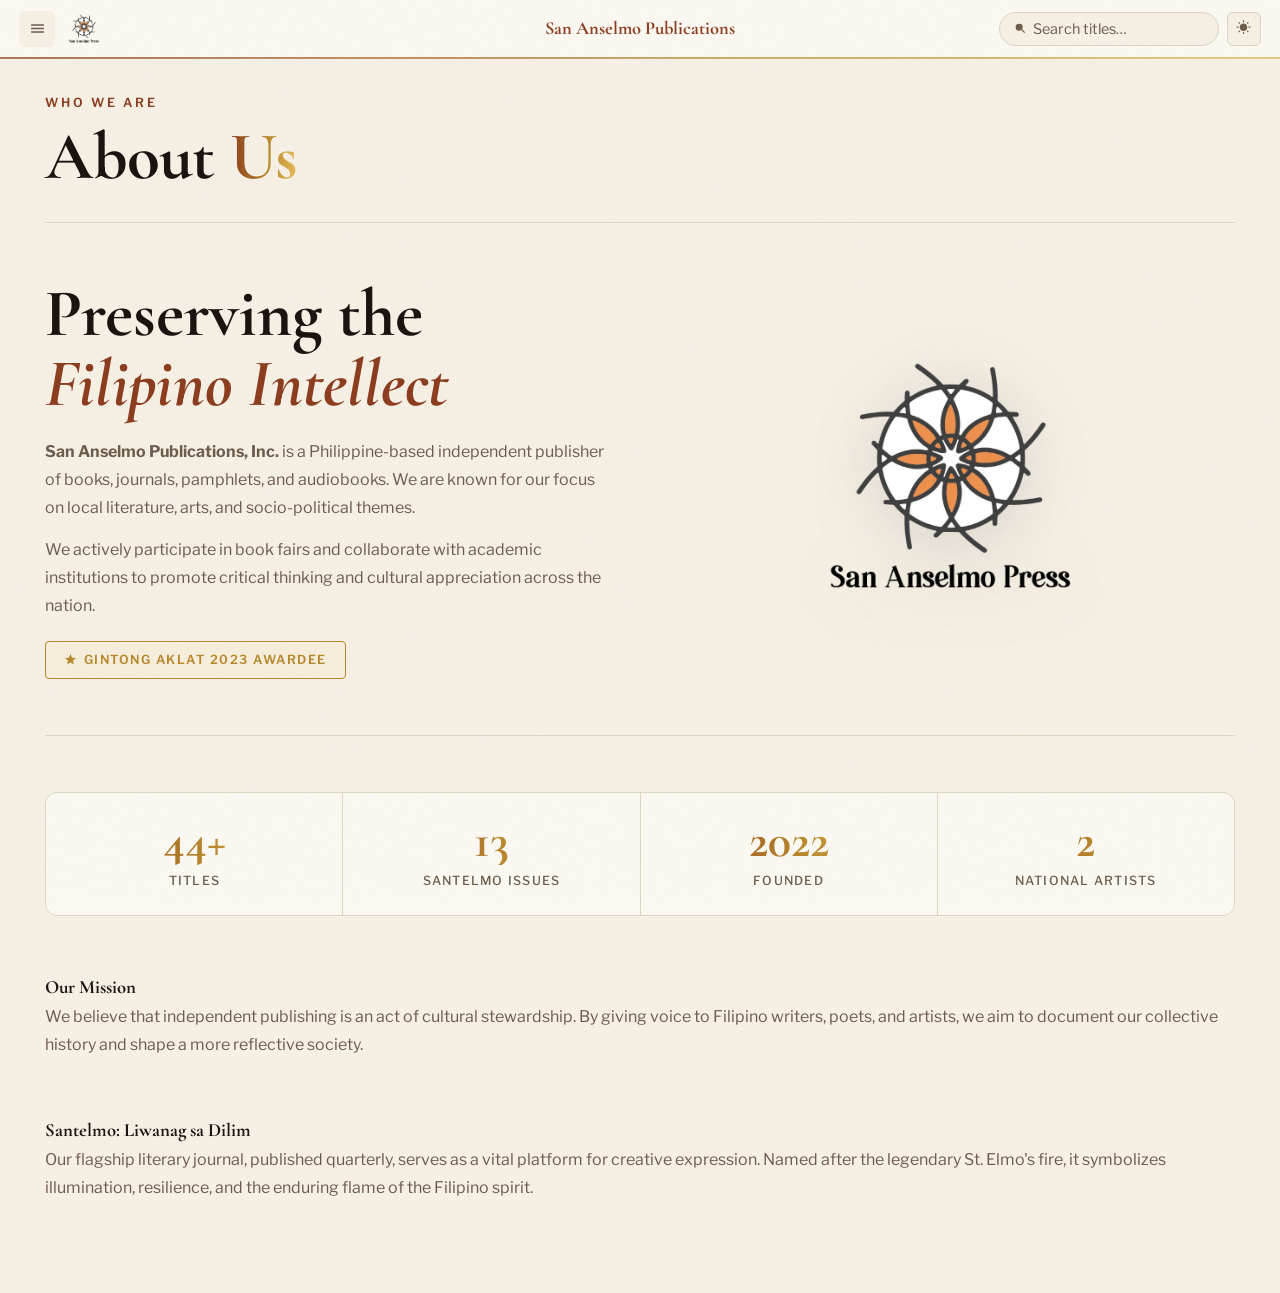
<file: about.html>
<!DOCTYPE html>
<html lang="en">
<head>
  <meta charset="UTF-8">
  <meta name="viewport" content="width=device-width, initial-scale=1.0, maximum-scale=5.0">
  <meta name="description" content="Learn about San Anselmo Publications, Inc. — an independent Filipino publishing house preserving the Filipino intellect through literature.">
  <title>About Us — San Anselmo Publications, Inc.</title>
  <link rel="preconnect" href="https://fonts.googleapis.com">
  <link rel="preconnect" href="https://fonts.gstatic.com" crossorigin>
  <link href="https://fonts.googleapis.com/css2?family=Cormorant+Garamond:ital,wght@0,400;0,500;0,600;0,700;1,400;1,600&family=Libre+Franklin:ital,wght@0,300;0,400;0,500;0,600;1,300;1,400&display=swap" rel="stylesheet">
  <link rel="stylesheet" href="css/styles.css">
</head>
<body>
  <div id="navContainer"></div>
  <div class="page-body">
    <main class="main-content" id="mainContent" role="main">
      <section class="content-section active" aria-label="About San Anselmo Publications">
        <div class="section-inner">
          <header class="page-header">
            <div class="page-eyebrow">Who We Are</div>
            <h1 class="page-title">About <span class="accent">Us</span></h1>
          </header>
          <div class="about-masthead">
            <div class="about-masthead-text">
              <h2>Preserving the <em>Filipino Intellect</em></h2>
              <p><strong>San Anselmo Publications, Inc.</strong> is a Philippine-based independent publisher of books, journals, pamphlets, and audiobooks. We are known for our focus on local literature, arts, and socio-political themes.</p>
              <p>We actively participate in book fairs and collaborate with academic institutions to promote critical thinking and cultural appreciation across the nation.</p>
              <div class="about-award">
                <svg width="13" height="13" viewBox="0 0 24 24" fill="currentColor"><path d="M12 17.27L18.18 21l-1.64-7.03L22 9.24l-7.19-.61L12 2 9.19 8.63 2 9.24l5.46 4.73L5.82 21z"/></svg>
                Gintong Aklat 2023 Awardee
              </div>
            </div>
            <div class="about-masthead-logo">
              <img src="images/San Anselmo Press logo.webp" class="about-logo-img" alt="San Anselmo Publications Logo" loading="lazy" decoding="async" onerror="this.style.display='none';this.nextElementSibling.style.display='flex'">
              <div class="logo-fallback-lg" style="display:none" aria-hidden="true">S</div>
            </div>
          </div>
          <div class="stats-row">
            <div class="stat-item"><div class="stat-num">44+</div><div class="stat-lbl">Titles</div></div>
            <div class="stat-item"><div class="stat-num">13</div><div class="stat-lbl">Santelmo Issues</div></div>
            <div class="stat-item"><div class="stat-num">2022</div><div class="stat-lbl">Founded</div></div>
            <div class="stat-item"><div class="stat-num">2</div><div class="stat-lbl">National Artists</div></div>
          </div>
          <div class="about-section">
            <h3>Our Mission</h3>
            <p>We believe that independent publishing is an act of cultural stewardship. By giving voice to Filipino writers, poets, and artists, we aim to document our collective history and shape a more reflective society.</p>
          </div>
          <div class="about-section">
            <h3>Santelmo: Liwanag sa Dilim</h3>
            <p>Our flagship literary journal, published quarterly, serves as a vital platform for creative expression. Named after the legendary St. Elmo's fire, it symbolizes illumination, resilience, and the enduring flame of the Filipino spirit.</p>
          </div>
        </div>
      </section>
    </main>
  </div>
  <div id="backToTopContainer"></div>
  <script src="data/fallback-data.js"></script>
  <script src="js/components.js"></script>
  <script>
    document.addEventListener('DOMContentLoaded', () => {
      injectNav('about');
      injectBackToTop();
      initTheme();
      initBurgerMenu();
      initScrollHandlers();
    });
  </script>
</body>
</html>
</file>
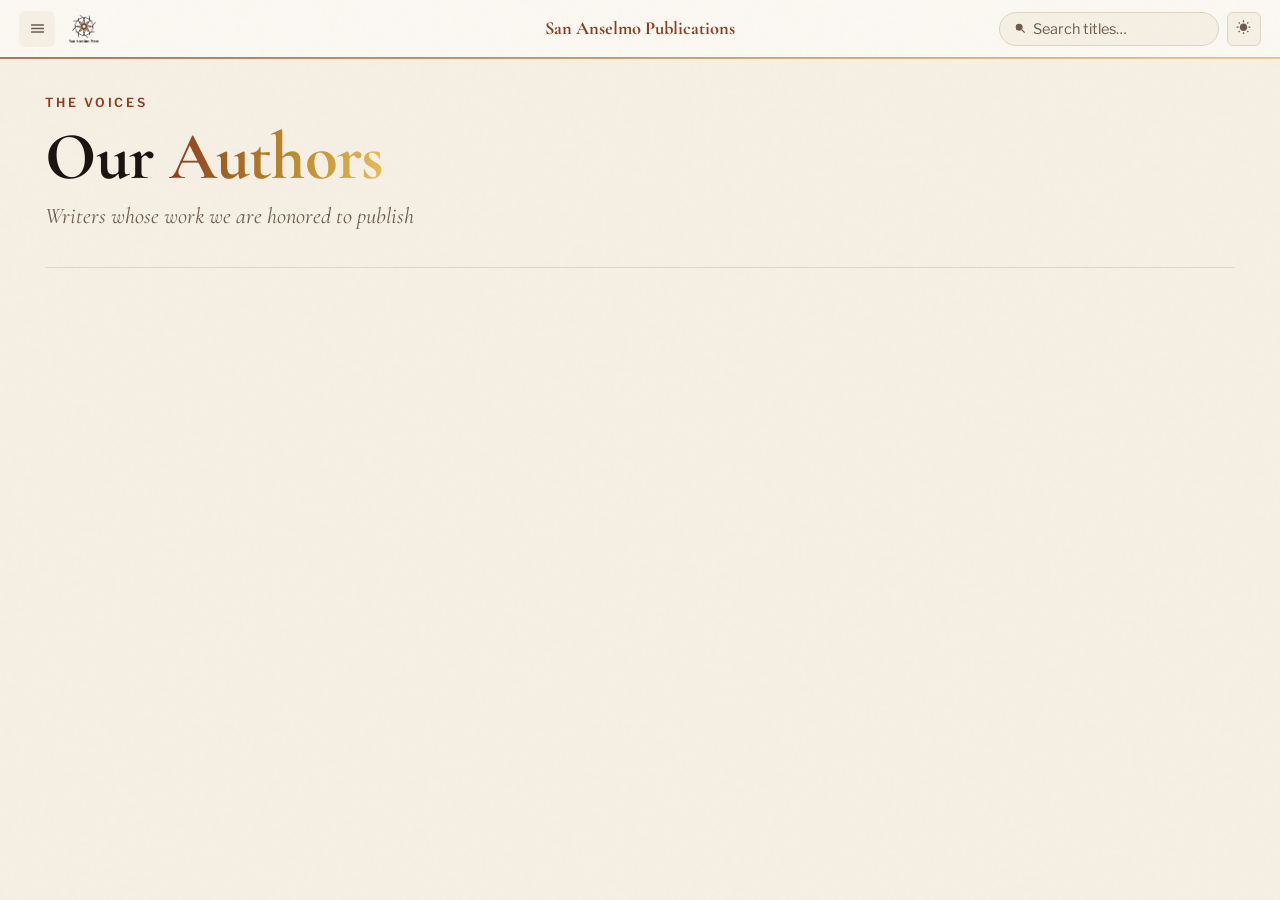
<file: authors.html>
<!DOCTYPE html>
<html lang="en">
<head>
  <meta charset="UTF-8">
  <meta name="viewport" content="width=device-width, initial-scale=1.0, maximum-scale=5.0">
  <meta name="description" content="Meet the writers whose work San Anselmo Publications is honored to publish.">
  <title>Authors — San Anselmo Publications, Inc.</title>
  <link rel="preconnect" href="https://fonts.googleapis.com">
  <link rel="preconnect" href="https://fonts.gstatic.com" crossorigin>
  <link href="https://fonts.googleapis.com/css2?family=Cormorant+Garamond:ital,wght@0,400;0,500;0,600;0,700;1,400;1,600&family=Libre+Franklin:ital,wght@0,300;0,400;0,500;0,600;1,300;1,400&display=swap" rel="stylesheet">
  <link rel="stylesheet" href="css/styles.css">
</head>
<body>
  <div id="navContainer"></div>
  <div class="page-body">
    <main class="main-content" id="mainContent" role="main">
      <section class="content-section active" aria-label="Authors">
        <div class="section-inner">
          <header class="page-header">
            <div class="page-eyebrow">The Voices</div>
            <h1 class="page-title">Our <span class="accent">Authors</span></h1>
            <p class="page-subtitle">Writers whose work we are honored to publish</p>
          </header>
          <div class="author-grid" id="authorGrid" role="list"></div>
        </div>
      </section>
    </main>
  </div>

  <!-- Author Modal -->
  <div class="modal-overlay" id="authorModal" role="dialog" aria-modal="true" aria-labelledby="amName">
    <article class="modal-card">
      <div class="modal-close"><button class="modal-close-btn" onclick="closeModal('authorModal')" aria-label="Close">×</button></div>
      <div class="modal-body">
        <div class="am-header">
          <div class="am-avatar" id="amAvatar" aria-hidden="true"></div>
          <div><div class="am-name" id="amName"></div><div class="am-bio" id="amBio"></div></div>
        </div>
        <div class="det-meta-label" style="margin-bottom:.7rem;letter-spacing:.12em">Publications</div>
        <div class="am-books" id="amBooks" role="list"></div>
      </div>
    </article>
  </div>

  <div id="backToTopContainer"></div>
  <script src="data/fallback-data.js"></script>
  <script src="js/sheets-cms.js"></script>
  <script src="js/components.js"></script>
  <script src="js/authors.js"></script>
</body>
</html>
</file>
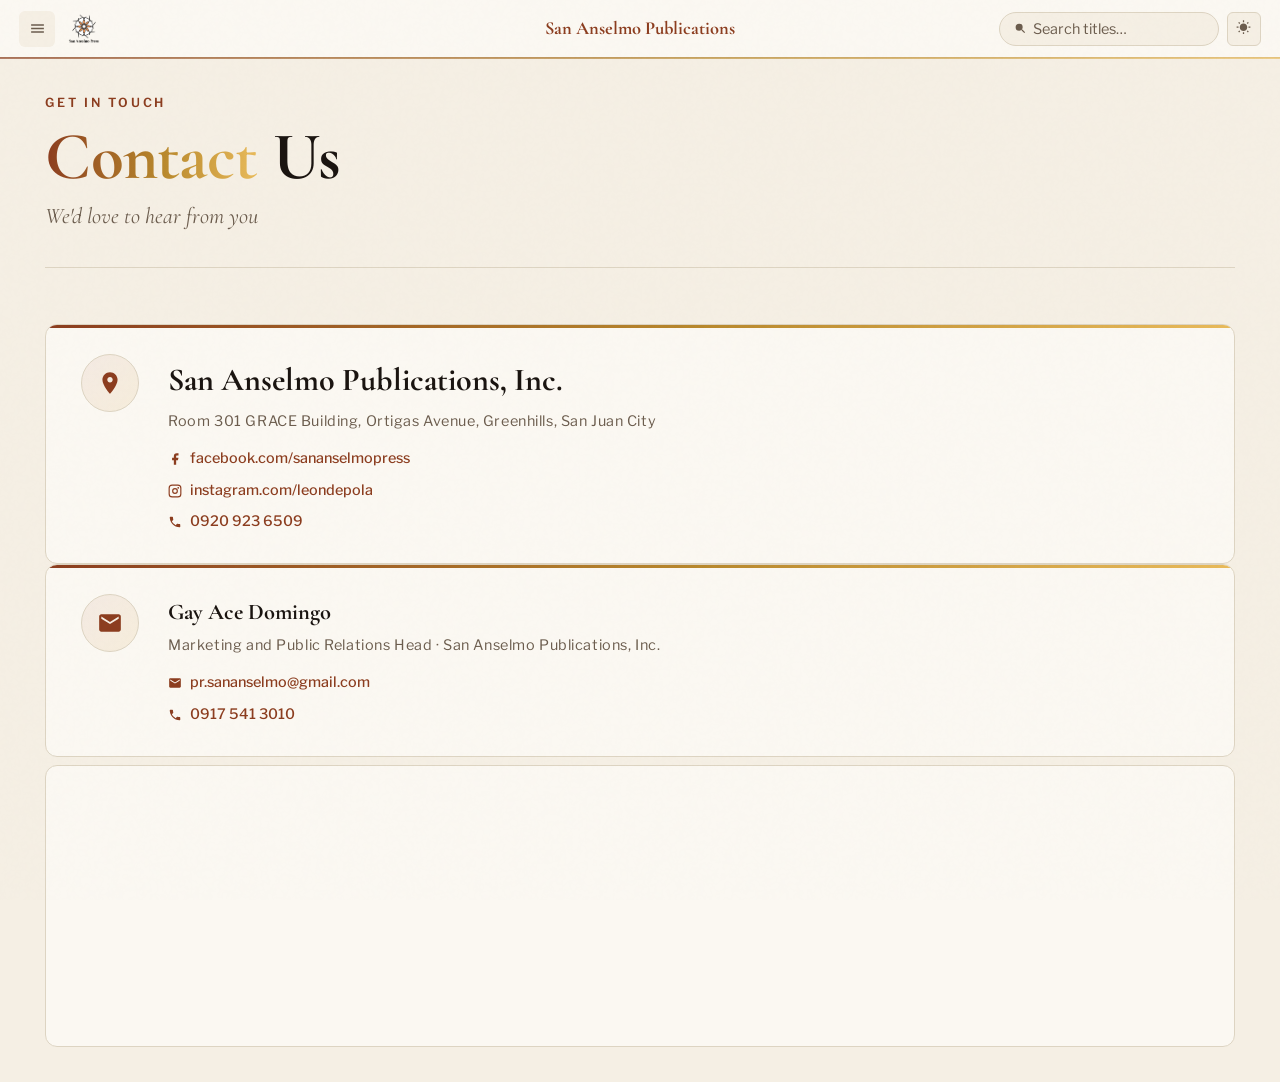
<file: contact.html>
<!DOCTYPE html>
<html lang="en">
<head>
  <meta charset="UTF-8">
  <meta name="viewport" content="width=device-width, initial-scale=1.0, maximum-scale=5.0">
  <meta name="description" content="Get in touch with San Anselmo Publications, Inc. Office address, social media, phone, and map.">
  <title>Contact Us — San Anselmo Publications, Inc.</title>
  <link rel="preconnect" href="https://fonts.googleapis.com">
  <link rel="preconnect" href="https://fonts.gstatic.com" crossorigin>
  <link href="https://fonts.googleapis.com/css2?family=Cormorant+Garamond:ital,wght@0,400;0,500;0,600;0,700;1,400;1,600&family=Libre+Franklin:ital,wght@0,300;0,400;0,500;0,600;1,300;1,400&display=swap" rel="stylesheet">
  <link rel="stylesheet" href="css/styles.css">
</head>
<body>
  <div id="navContainer"></div>
  <div class="page-body">
    <main class="main-content" id="mainContent" role="main">
      <section class="content-section active" aria-label="Contact Information">
        <div class="section-inner">
          <header class="page-header">
            <div class="page-eyebrow">Get in Touch</div>
            <h1 class="page-title"><span class="accent">Contact</span> Us</h1>
            <p class="page-subtitle">We'd love to hear from you</p>
          </header>
          <div class="contacts-full">
            <div class="contacts-main">
              <div class="contact-card">
                <div class="contact-icon-wrap" aria-hidden="true">
                  <svg viewBox="0 0 24 24"><path d="M12 2C8.13 2 5 5.13 5 9c0 5.25 7 13 7 13s7-7.75 7-13c0-3.87-3.13-7-7-7zm0 9.5c-1.38 0-2.5-1.12-2.5-2.5s1.12-2.5 2.5-2.5 2.5 1.12 2.5 2.5-1.12 2.5-2.5 2.5z"/></svg>
                </div>
                <div>
                  <div class="contact-name">San Anselmo Publications, Inc.</div>
                  <div class="contact-role">Room 301 GRACE Building, Ortigas Avenue, Greenhills, San Juan City</div>
                  <div class="contact-links">
                    <a href="https://www.facebook.com/sananselmopress" target="_blank" rel="noopener" class="contact-link">
                      <svg viewBox="0 0 24 24"><path d="M18 2h-3a5 5 0 00-5 5v3H7v4h3v8h4v-8h3l1-4h-4V7a1 1 0 011-1h3z"/></svg>
                      facebook.com/sananselmopress
                    </a>
                    <a href="https://www.instagram.com/leondepola/" target="_blank" rel="noopener" class="contact-link">
                      <svg viewBox="0 0 24 24"><rect x="2" y="2" width="20" height="20" rx="5" ry="5" fill="none" stroke="currentColor" stroke-width="2"/><circle cx="12" cy="12" r="4" fill="none" stroke="currentColor" stroke-width="2"/><circle cx="17.5" cy="6.5" r="1.5"/></svg>
                      instagram.com/leondepola
                    </a>
                    <a href="tel:+639209236509" class="contact-link">
                      <svg viewBox="0 0 24 24"><path d="M6.62 10.79c1.44 2.83 3.76 5.14 6.59 6.59l2.2-2.2c.27-.27.67-.36 1.02-.24 1.12.37 2.33.57 3.57.57.55 0 1 .45 1 1V20c0 .55-.45 1-1 1-9.39 0-17-7.61-17-17 0-.55.45-1 1-1h3.5c.55 0 1 .45 1 1 0 1.25.2 2.45.57 3.57.11.35.03.74-.25 1.02l-2.2 2.2z"/></svg>
                      0920 923 6509
                    </a>
                  </div>
                </div>
              </div>
              <div class="contact-card">
                <div class="contact-icon-wrap" aria-hidden="true">
                  <svg viewBox="0 0 24 24"><path d="M20 4H4c-1.1 0-2 .9-2 2v12c0 1.1.9 2 2 2h16c1.1 0 2-.9 2-2V6c0-1.1-.9-2-2-2zm0 4l-8 5-8-5V6l8 5 8-5v2z"/></svg>
                </div>
                <div>
                  <div class="contact-name" style="font-size:var(--fs-lg)">Gay Ace Domingo</div>
                  <div class="contact-role">Marketing and Public Relations Head · San Anselmo Publications, Inc.</div>
                  <div class="contact-links">
                    <a href="mailto:pr.sananselmo@gmail.com" class="contact-link"><svg viewBox="0 0 24 24"><path d="M20 4H4c-1.1 0-2 .9-2 2v12c0 1.1.9 2 2 2h16c1.1 0 2-.9 2-2V6c0-1.1-.9-2-2-2zm0 4l-8 5-8-5V6l8 5 8-5v2z"/></svg>pr.sananselmo@gmail.com</a>
                    <a href="tel:+639175413010" class="contact-link">
                      <svg viewBox="0 0 24 24"><path d="M6.62 10.79c1.44 2.83 3.76 5.14 6.59 6.59l2.2-2.2c.27-.27.67-.36 1.02-.24 1.12.37 2.33.57 3.57.57.55 0 1 .45 1 1V20c0 .55-.45 1-1 1-9.39 0-17-7.61-17-17 0-.55.45-1 1-1h3.5c.55 0 1 .45 1 1 0 1.25.2 2.45.57 3.57.11.35.03.74-.25 1.02l-2.2 2.2z"/></svg>
                      0917 541 3010
                    </a>
                  </div>
                </div>
              </div>
              <div class="contacts-map-wrap">
                <!-- Map iframe lazy-loaded via IntersectionObserver -->
                <iframe data-src="https://www.google.com/maps/embed?pb=!1m18!1m12!1m3!1d3861.092!2d121.0489!3d14.5986!2m3!1f0!2f0!3f0!3m2!1i1024!2i768!4f13.1!3m3!1m2!1s0x3397c91e37cb6ea3%3A0x14e74b86c2e9d6f8!2sGrace%20Building%2C%20Ortigas%20Ave%2C%20San%20Juan%2C%20Metro%20Manila!5e0!3m2!1sen!2sph!4v1708000000000!5m2!1sen!2sph" height="280" allowfullscreen="" title="San Anselmo office location"></iframe>
              </div>
            </div>
          </div>
        </div>
      </section>
    </main>
  </div>
  <div id="backToTopContainer"></div>
  <script src="data/fallback-data.js"></script>
  <script src="js/components.js"></script>
  <script>
    'use strict';
    document.addEventListener('DOMContentLoaded', () => {
      injectNav('contact');
      injectBackToTop();
      initTheme();
      initBurgerMenu();
      initScrollHandlers();

      // IntersectionObserver for Google Maps iframe
      const mapFrame = document.querySelector('.contacts-map-wrap iframe[data-src]');
      if (mapFrame) {
        if ('IntersectionObserver' in window) {
          const obs = new IntersectionObserver(entries => {
            entries.forEach(entry => {
              if (entry.isIntersecting) {
                mapFrame.src = mapFrame.dataset.src;
                obs.disconnect();
              }
            });
          }, { rootMargin: '200px' });
          obs.observe(mapFrame);
        } else {
          mapFrame.src = mapFrame.dataset.src;
        }
      }
    });
  </script>
</body>
</html>
</file>
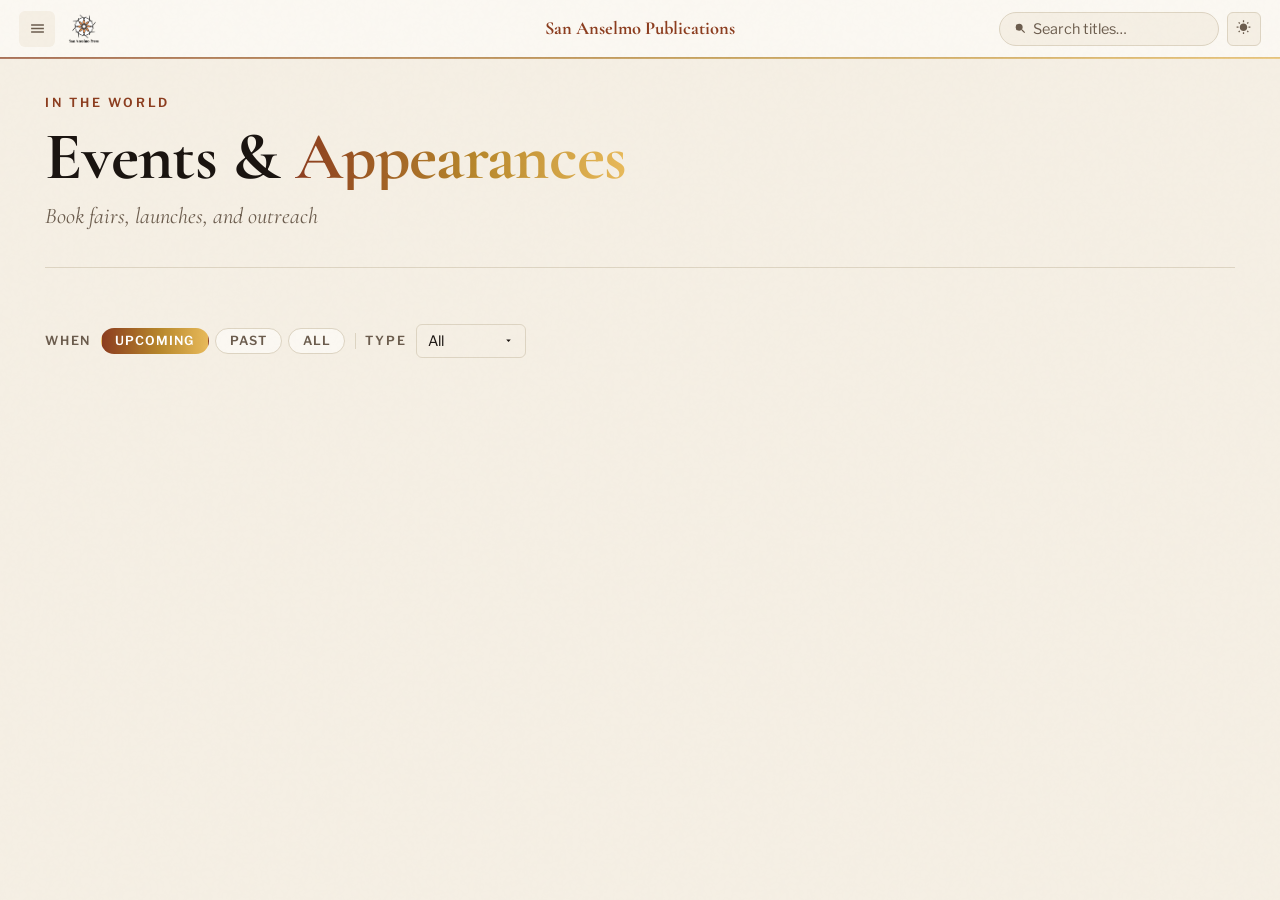
<file: events.html>
<!DOCTYPE html>
<html lang="en">
<head>
  <meta charset="UTF-8">
  <meta name="viewport" content="width=device-width, initial-scale=1.0, maximum-scale=5.0">
  <meta name="description" content="Upcoming and past events from San Anselmo Publications — book fairs, launches, signings, and outreach.">
  <title>Events — San Anselmo Publications, Inc.</title>
  <link rel="preconnect" href="https://fonts.googleapis.com">
  <link rel="preconnect" href="https://fonts.gstatic.com" crossorigin>
  <link href="https://fonts.googleapis.com/css2?family=Cormorant+Garamond:ital,wght@0,400;0,500;0,600;0,700;1,400;1,600&family=Libre+Franklin:ital,wght@0,300;0,400;0,500;0,600;1,300;1,400&display=swap" rel="stylesheet">
  <link rel="stylesheet" href="css/styles.css">
</head>
<body>
  <div id="navContainer"></div>
  <div class="page-body">
    <main class="main-content" id="mainContent" role="main">
      <section class="content-section active" aria-label="Events and Appearances">
        <div class="section-inner">
          <header class="page-header">
            <div class="page-eyebrow">In the World</div>
            <h1 class="page-title">Events &amp; <span class="accent">Appearances</span></h1>
            <p class="page-subtitle">Book fairs, launches, and outreach</p>
          </header>
          <div class="events-filter-row" role="group" aria-label="Event filters">
            <span class="events-filter-lbl">When</span>
            <button class="evt-filter-btn active" id="efUpcoming" onclick="setEventFilter('time','upcoming')">Upcoming</button>
            <button class="evt-filter-btn" id="efPast" onclick="setEventFilter('time','past')">Past</button>
            <button class="evt-filter-btn" id="efAll" onclick="setEventFilter('time','all')">All</button>
            <div class="events-divider" aria-hidden="true"></div>
            <span class="events-filter-lbl">Type</span>
            <div class="cs-wrap evt-type-wrap">
              <button class="cs-btn" id="evtTypeBtn" onclick="toggleEvtTypeOpts()" aria-expanded="false">
                <span id="evtTypeLabel">All</span>
                <svg width="11" height="11" viewBox="0 0 24 24" fill="currentColor"><path d="M7 10l5 5 5-5z"/></svg>
              </button>
              <div class="cs-opts" id="evtTypeOpts" role="listbox"></div>
            </div>
          </div>
          <div class="events-list" id="eventsList" role="list"></div>
        </div>
      </section>
    </main>
  </div>
  <div id="backToTopContainer"></div>
  <script src="data/fallback-data.js"></script>
  <script src="js/sheets-cms.js"></script>
  <script src="js/components.js"></script>
  <script src="js/events.js"></script>
</body>
</html>
</file>
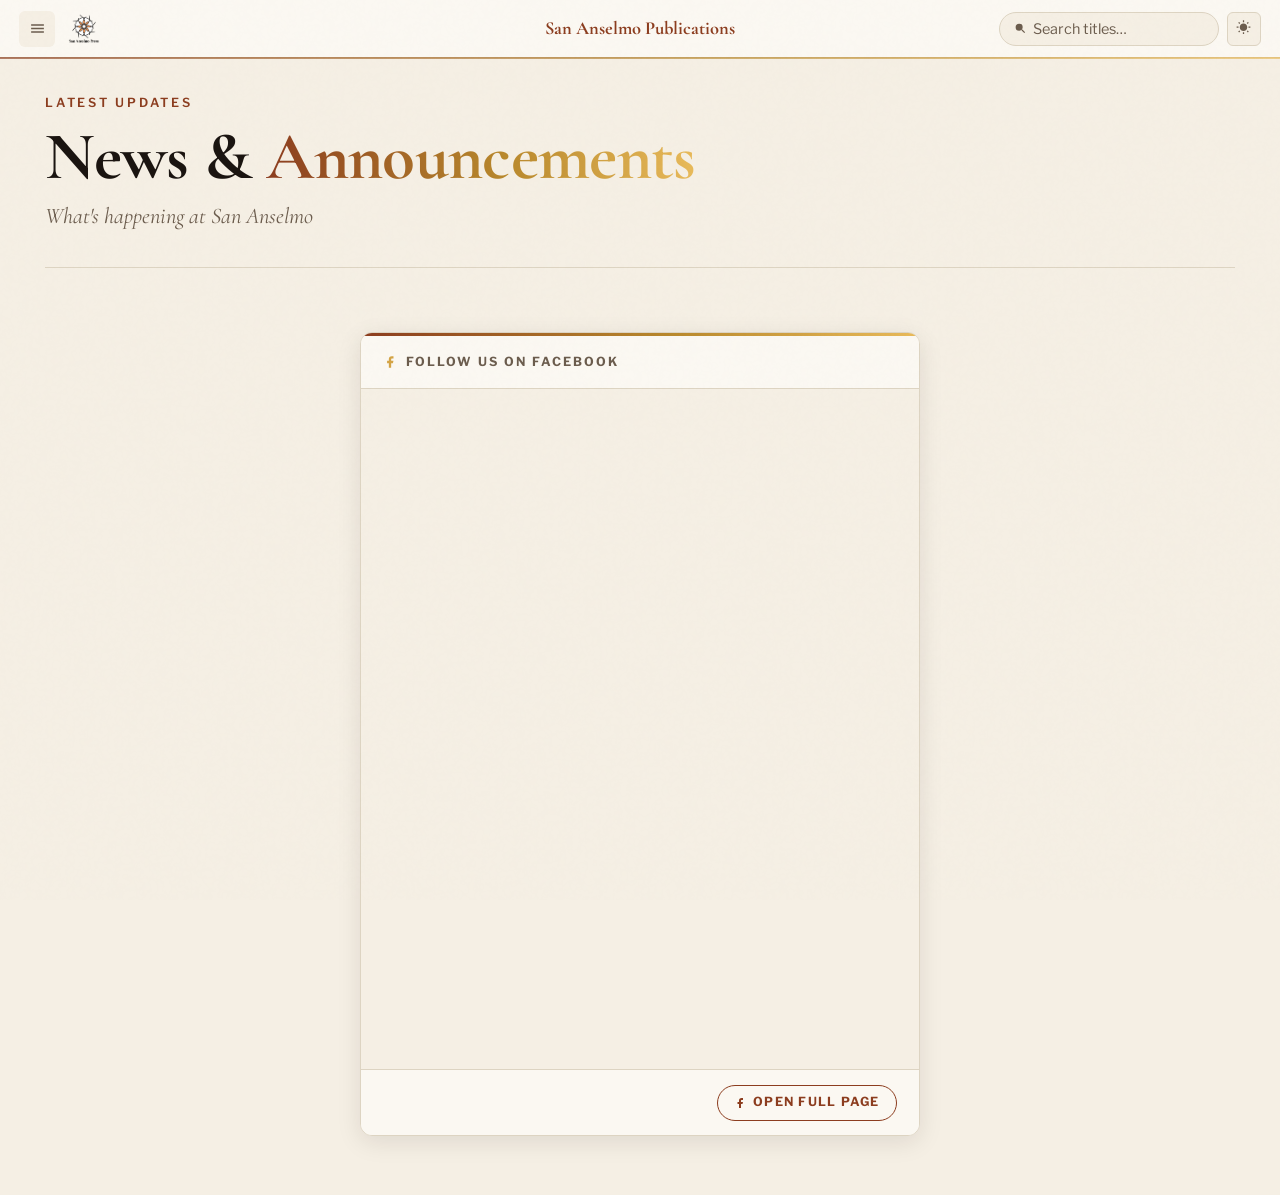
<file: news.html>
<!DOCTYPE html>
<html lang="en">
<head>
  <meta charset="UTF-8">
  <meta name="viewport" content="width=device-width, initial-scale=1.0, maximum-scale=5.0">
  <meta name="description" content="Latest news and announcements from San Anselmo Publications, Inc. Follow us on Facebook.">
  <title>News — San Anselmo Publications, Inc.</title>
  <link rel="preconnect" href="https://fonts.googleapis.com">
  <link rel="preconnect" href="https://fonts.gstatic.com" crossorigin>
  <link href="https://fonts.googleapis.com/css2?family=Cormorant+Garamond:ital,wght@0,400;0,500;0,600;0,700;1,400;1,600&family=Libre+Franklin:ital,wght@0,300;0,400;0,500;0,600;1,300;1,400&display=swap" rel="stylesheet">
  <link rel="stylesheet" href="css/styles.css">
</head>
<body>
  <div id="navContainer"></div>
  <div class="page-body">
    <main class="main-content" id="mainContent" role="main">
      <section class="content-section active" aria-label="News and Announcements">
        <div class="section-inner">
          <header class="page-header">
            <div class="page-eyebrow">Latest Updates</div>
            <h1 class="page-title">News &amp; <span class="accent">Announcements</span></h1>
            <p class="page-subtitle">What's happening at San Anselmo</p>
          </header>
          <div class="news-fb-hero">
            <div class="news-fb-hero-card" style="max-width:560px">
              <div class="news-fb-hero-label">
                <svg viewBox="0 0 24 24"><path d="M18 2h-3a5 5 0 00-5 5v3H7v4h3v8h4v-8h3l1-4h-4V7a1 1 0 011-1h3z"/></svg>
                Follow us on Facebook
              </div>
              <div class="news-fb-hero-frame">
                <!-- Facebook iframe: uses data-src + IntersectionObserver for zero initial load cost -->
                <iframe
                  id="fbEmbed"
                  data-src="https://www.facebook.com/plugins/page.php?href=https%3A%2F%2Fwww.facebook.com%2Fsananselmopress&tabs=timeline&width=500&height=680&small_header=false&adapt_container_width=true&hide_cover=false&show_facepile=true"
                  width="500" height="680"
                  style="border:none;overflow:hidden;display:block;width:100%;max-width:100%"
                  scrolling="no" frameborder="0"
                  allowfullscreen="true"
                  allow="autoplay; clipboard-write; encrypted-media; picture-in-picture; web-share"
                  title="San Anselmo Facebook Page"
                  loading="lazy">
                </iframe>
              </div>
              <div class="news-fb-hero-footer">
                <a href="https://www.facebook.com/sananselmopress" target="_blank" rel="noopener" class="news-fb-hero-cta">
                  <svg viewBox="0 0 24 24"><path d="M18 2h-3a5 5 0 00-5 5v3H7v4h3v8h4v-8h3l1-4h-4V7a1 1 0 011-1h3z"/></svg>
                  Open Full Page
                </a>
              </div>
            </div>
          </div>
        </div>
      </section>
    </main>
  </div>
  <div id="backToTopContainer"></div>
  <script src="data/fallback-data.js"></script>
  <script src="js/components.js"></script>
  <script>
    'use strict';
    document.addEventListener('DOMContentLoaded', () => {
      injectNav('news');
      injectBackToTop();
      initTheme();
      initBurgerMenu();
      initScrollHandlers();

      /* ── IntersectionObserver for Facebook iframe ──
         The iframe MUST NOT load, fetch data, or execute scripts
         until the user scrolls it into the viewport.
         Protects Core Web Vitals and guarantees instant page load. */
      const fbFrame = document.getElementById('fbEmbed');
      if (fbFrame && fbFrame.dataset.src) {
        if ('IntersectionObserver' in window) {
          const observer = new IntersectionObserver((entries) => {
            entries.forEach(entry => {
              if (entry.isIntersecting) {
                fbFrame.src = fbFrame.dataset.src;
                observer.disconnect();
              }
            });
          }, { rootMargin: '200px' });
          observer.observe(fbFrame);
        } else {
          fbFrame.src = fbFrame.dataset.src;
        }
      }
    });
  </script>
</body>
</html>
</file>
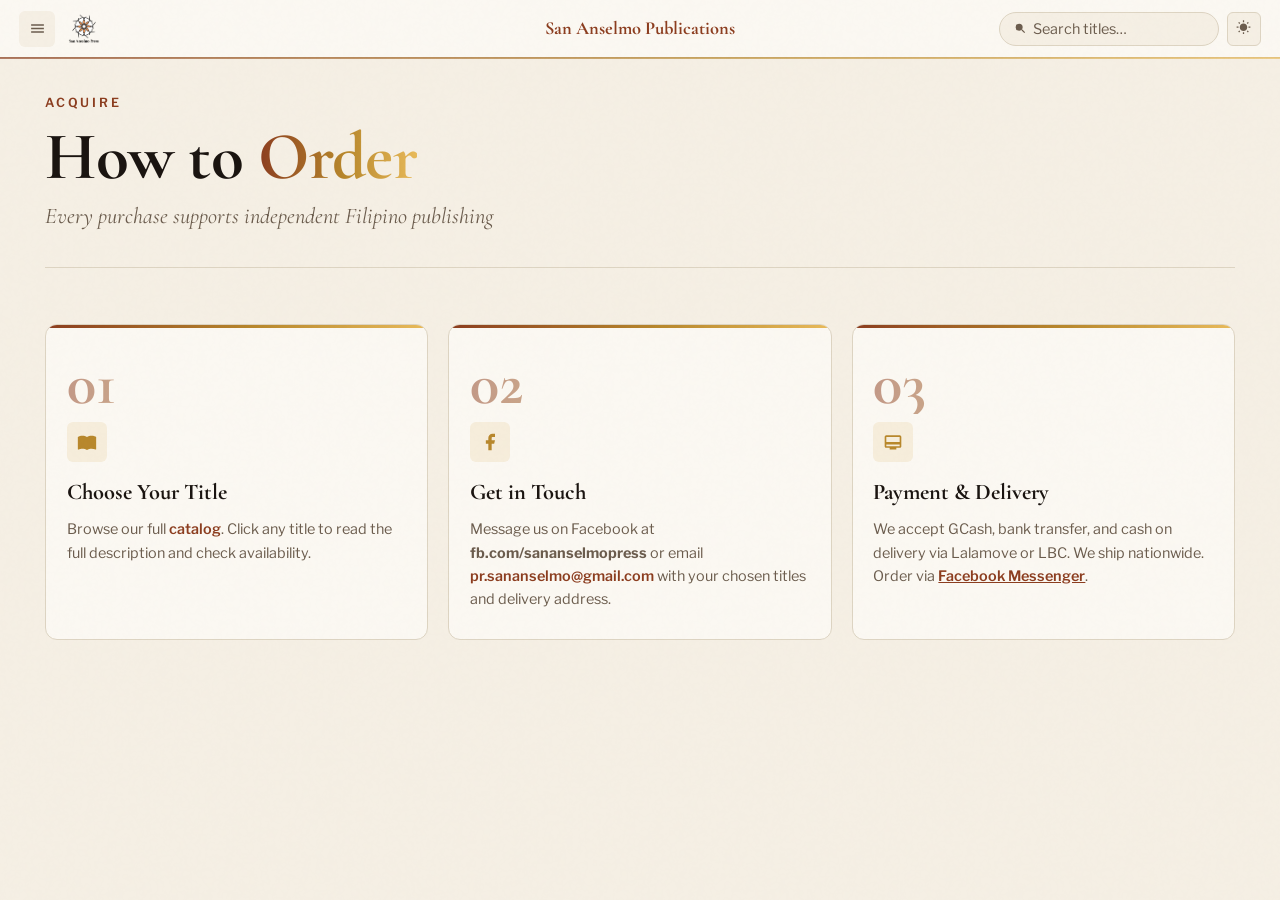
<file: order.html>
<!DOCTYPE html>
<html lang="en">
<head>
  <meta charset="UTF-8">
  <meta name="viewport" content="width=device-width, initial-scale=1.0, maximum-scale=5.0">
  <meta name="description" content="How to order books from San Anselmo Publications. GCash, bank transfer, and cash on delivery. Nationwide delivery.">
  <title>How to Order — San Anselmo Publications, Inc.</title>
  <link rel="preconnect" href="https://fonts.googleapis.com">
  <link rel="preconnect" href="https://fonts.gstatic.com" crossorigin>
  <link href="https://fonts.googleapis.com/css2?family=Cormorant+Garamond:ital,wght@0,400;0,500;0,600;0,700;1,400;1,600&family=Libre+Franklin:ital,wght@0,300;0,400;0,500;0,600;1,300;1,400&display=swap" rel="stylesheet">
  <link rel="stylesheet" href="css/styles.css">
</head>
<body>
  <div id="navContainer"></div>
  <div class="page-body">
    <main class="main-content" id="mainContent" role="main">
      <section class="content-section active" aria-label="How to Order">
        <div class="section-inner">
          <header class="page-header">
            <div class="page-eyebrow">Acquire</div>
            <h1 class="page-title">How to <span class="accent">Order</span></h1>
            <p class="page-subtitle">Every purchase supports independent Filipino publishing</p>
          </header>
          <div class="order-steps" role="list">
            <div class="order-step" role="listitem">
              <div class="step-num">01</div>
              <div class="step-icon-wrap"><svg viewBox="0 0 24 24"><path d="M21 5c-1.11-.35-2.33-.5-3.5-.5-1.95 0-4.05.4-5.5 1.5-1.45-1.1-3.55-1.5-5.5-1.5S2.45 4.9 1 6v14.65c0 .25.25.5.5.5.1 0 .15-.05.25-.05C3.1 20.45 5.05 20 6.5 20c1.95 0 4.05.4 5.5 1.5 1.35-.85 3.8-1.5 5.5-1.5 1.65 0 3.35.3 4.75 1.05.1.05.15.05.25.05.25 0 .5-.25.5-.5V6c-.6-.45-1.25-.75-2-1z"/></svg></div>
              <h3 class="step-title">Choose Your Title</h3>
              <p class="step-desc">Browse our full <a href="index.html" style="color:var(--terra);font-weight:600">catalog</a>. Click any title to read the full description and check availability.</p>
            </div>
            <div class="order-step" role="listitem">
              <div class="step-num">02</div>
              <div class="step-icon-wrap"><svg viewBox="0 0 24 24"><path d="M18 2h-3a5 5 0 00-5 5v3H7v4h3v8h4v-8h3l1-4h-4V7a1 1 0 011-1h3z"/></svg></div>
              <h3 class="step-title">Get in Touch</h3>
              <p class="step-desc">Message us on Facebook at <strong>fb.com/sananselmopress</strong> or email <a href="mailto:pr.sananselmo@gmail.com" style="color:var(--terra);font-weight:600">pr.sananselmo@gmail.com</a> with your chosen titles and delivery address.</p>
            </div>
            <div class="order-step" role="listitem">
              <div class="step-num">03</div>
              <div class="step-icon-wrap"><svg viewBox="0 0 24 24"><path d="M20 4H4c-1.11 0-2 .89-2 2v11c0 1.11.89 2 2 2h4v2h8v-2h4c1.11 0 1.99-.89 1.99-2L22 6c0-1.11-.89-2-2-2zm0 13H4v-2h16v2zm0-5H4V6h16v6z"/></svg></div>
              <h3 class="step-title">Payment &amp; Delivery</h3>
              <p class="step-desc">We accept GCash, bank transfer, and cash on delivery via Lalamove or LBC. We ship nationwide. Order via <a href="https://www.facebook.com/sananselmopress" target="_blank" rel="noopener" style="color:var(--terra);font-weight:600;text-decoration:underline">Facebook Messenger</a>.</p>
            </div>
          </div>
        </div>
      </section>
    </main>
  </div>
  <div id="backToTopContainer"></div>
  <script src="data/fallback-data.js"></script>
  <script src="js/components.js"></script>
  <script>
    document.addEventListener('DOMContentLoaded', () => {
      injectNav('order');
      injectBackToTop();
      initTheme();
      initBurgerMenu();
      initScrollHandlers();
    });
  </script>
</body>
</html>
</file>
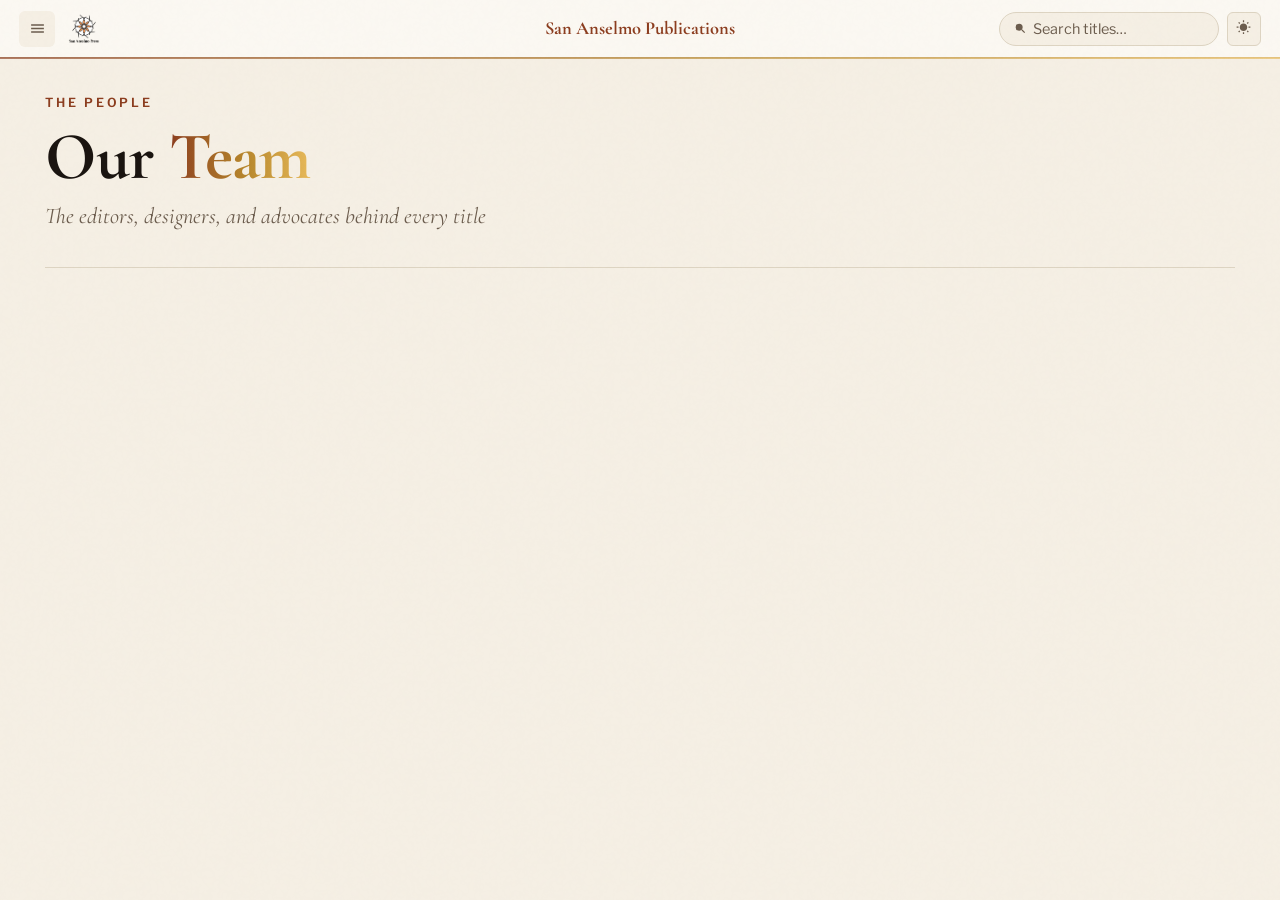
<file: team.html>
<!DOCTYPE html>
<html lang="en">
<head>
  <meta charset="UTF-8">
  <meta name="viewport" content="width=device-width, initial-scale=1.0, maximum-scale=5.0">
  <meta name="description" content="Meet the editors, designers, and advocates behind San Anselmo Publications, Inc.">
  <title>Our Team — San Anselmo Publications, Inc.</title>
  <link rel="preconnect" href="https://fonts.googleapis.com">
  <link rel="preconnect" href="https://fonts.gstatic.com" crossorigin>
  <link href="https://fonts.googleapis.com/css2?family=Cormorant+Garamond:ital,wght@0,400;0,500;0,600;0,700;1,400;1,600&family=Libre+Franklin:ital,wght@0,300;0,400;0,500;0,600;1,300;1,400&display=swap" rel="stylesheet">
  <link rel="stylesheet" href="css/styles.css">
</head>
<body>
  <div id="navContainer"></div>
  <div class="page-body">
    <main class="main-content" id="mainContent" role="main">
      <section class="content-section active" aria-label="Our Team">
        <div class="section-inner">
          <header class="page-header">
            <div class="page-eyebrow">The People</div>
            <h1 class="page-title">Our <span class="accent">Team</span></h1>
            <p class="page-subtitle">The editors, designers, and advocates behind every title</p>
          </header>
          <div class="team-grid" id="teamGrid" role="list"></div>
        </div>
      </section>
    </main>
  </div>
  <div id="backToTopContainer"></div>
  <script src="data/fallback-data.js"></script>
  <script src="js/sheets-cms.js"></script>
  <script src="js/components.js"></script>
  <script>
    document.addEventListener('DOMContentLoaded', async () => {
      injectNav('team');
      injectBackToTop();
      initTheme();
      initBurgerMenu();
      initScrollHandlers();

      const teamData = await SheetsCMS.getTeam().catch(() => typeof TEAM !== 'undefined' ? TEAM : []);
      const grid = document.getElementById('teamGrid');
      if (grid) {
        grid.innerHTML = teamData.map(t =>
          `<div class="team-card" role="listitem">
            <div class="team-avatar" aria-hidden="true">${t.img ? `<img src="${t.img}" alt="${t.name}" loading="eager" decoding="async" onerror="this.parentElement.textContent='${initials(t.name)}'">` : initials(t.name)}</div>
            <div class="team-name">${t.name}</div>
            <div class="team-role">${t.role}</div>
          </div>`
        ).join('');
      }
    });
  </script>
</body>
</html>
</file>
<file: css/styles.css>
/* ============================================================  TOKENS  */
    :root {
      --cream:#F5EFE4; --ivory:#FBF8F2; --white:#FEFCF9;
      --ink:#1A1410; --ink-light:#2E2720; --sepia:#6B5C4D;
      --ash:#DDD4C2; --ash-light:#EDE8DE;
      --terra:#8C3D1F; --terra-dim:#A85030; --terra-pale:#F4EAE3;
      --gold:#B8882C; --gold-pale:#F6EDDB;
      --amber:#D4A445; --amber-glow:#E8BA5A;
      --grad-amber: linear-gradient(90deg,#8C3D1F 0%,#B8882C 55%,#E8BA5A 100%);
      --grad-amber-v: linear-gradient(180deg,#8C3D1F 0%,#B8882C 100%);
      --grad-shelf: linear-gradient(180deg,#C49A6C 0%,#B08040 18%,#A07030 35%,#BF9050 50%,#A07030 65%,#906025 82%,#7A4E1E 100%);
      --fs-xs:clamp(.68rem,.64rem + .18vw,.78rem);
      --fs-sm:clamp(.8rem,.76rem + .2vw,.9rem);
      --fs-base:clamp(.9rem,.85rem + .25vw,1rem);
      --fs-md:clamp(1rem,.92rem + .4vw,1.15rem);
      --fs-lg:clamp(1.15rem,1rem + .75vw,1.4rem);
      --fs-xl:clamp(1.4rem,1.1rem + 1.5vw,2rem);
      --fs-2xl:clamp(1.9rem,1.4rem + 2.5vw,3rem);
      --fs-3xl:clamp(2.4rem,1.7rem + 3.5vw,4.2rem);
      --gap-sm:.75rem; --gap-md:1.25rem; --gap-lg:2rem; --gap-xl:3.5rem;
      --sb-w:230px; --sb-w-sm:58px; --topbar-h:58px;
      --radius-sm:6px; --radius-md:12px; --radius-lg:20px;
      --shadow-sm:0 2px 8px rgba(26,20,16,.07);
      --shadow-md:0 6px 24px rgba(26,20,16,.1);
      --shadow-lg:0 16px 60px rgba(26,20,16,.16);
      --shadow-book:-5px 5px 12px rgba(0,0,0,.22),-2px 2px 0 rgba(0,0,0,.1);
      --ease:cubic-bezier(.25,.8,.25,1);
      --spring:cubic-bezier(.34,1.56,.64,1);
    }
    body.dark {
      --cream:#19140F; --ivory:#211B14; --white:#2A2218;
      --ink:#F0E8D8; --ink-light:#DDD3BC; --sepia:#C0A880;
      --ash:#5A4830; --ash-light:#3E3020;
      --terra:#E05525; --terra-dim:#F06830; --terra-pale:#3A1F0E;
      --gold:#E0A830; --gold-pale:#342408;
      --amber:#F0BC45; --amber-glow:#FFD060;
      --grad-amber:linear-gradient(90deg,#E05525 0%,#E0A830 55%,#FFD060 100%);
      --grad-amber-v:linear-gradient(180deg,#E05525 0%,#E0A830 100%);
      --shadow-sm:0 2px 8px rgba(0,0,0,.4);
      --shadow-md:0 6px 24px rgba(0,0,0,.55);
      --shadow-lg:0 16px 60px rgba(0,0,0,.75);
      --shadow-book:-5px 5px 16px rgba(0,0,0,.55),-2px 2px 0 rgba(0,0,0,.3);
    }

    /* ============================================================  RESET  */
    *,*::before,*::after{box-sizing:border-box;margin:0;padding:0;-webkit-tap-highlight-color:transparent}
    html{scroll-behavior:smooth}
    body{
      font-family:'Libre Franklin',system-ui,sans-serif;
      font-size:var(--fs-base);background:var(--cream);color:var(--ink);
      line-height:1.65;min-height:100vh;display:flex;flex-direction:column;
      overflow-x:hidden;
      transition:background .3s var(--ease),color .3s var(--ease);
    }
    body::before{
      content:'';position:fixed;inset:0;pointer-events:none;z-index:9999;opacity:.3;
      background-image:url("data:image/svg+xml,%3Csvg viewBox='0 0 200 200' xmlns='http://www.w3.org/2000/svg'%3E%3Cfilter id='n'%3E%3CfeTurbulence type='fractalNoise' baseFrequency='0.65' numOctaves='3' stitchTiles='stitch'/%3E%3C/filter%3E%3Crect width='100%25' height='100%25' filter='url(%23n)' opacity='0.035'/%3E%3C/svg%3E");
    }
    h1,h2,h3,h4,h5,.serif{font-family:'Cormorant Garamond',Georgia,serif}
    img{display:block;max-width:100%}
    button{font-family:inherit;cursor:pointer;border:none;background:none}
    a{color:inherit;text-decoration:none}
    ::-webkit-scrollbar{width:4px;height:4px}
    ::-webkit-scrollbar-track{background:transparent}
    ::-webkit-scrollbar-thumb{background:var(--ash);border-radius:4px}
    *:focus-visible{outline:2px solid var(--gold);outline-offset:3px;border-radius:3px}
    @keyframes fadeUp{from{opacity:0;transform:translateY(16px)}to{opacity:1;transform:translateY(0)}}
    @keyframes fadeIn{from{opacity:0}to{opacity:1}}

    /* ============================================================  TOPBAR  */
    .topbar{
      position:sticky;top:0;width:100%;height:var(--topbar-h);
      background:var(--ivory);border-bottom:1px solid var(--ash);
      display:flex;align-items:center;padding:0 1.2rem;gap:.8rem;
      z-index:300;flex-shrink:0;
      transition:background .3s;
    }
    .topbar::after{
      content:'';position:absolute;bottom:-2px;left:0;right:0;
      height:2px;background:var(--grad-amber);opacity:.65;pointer-events:none;
    }
    .topbar.scrolled{background:rgba(251,248,242,.92);backdrop-filter:blur(16px)}
    body.dark .topbar.scrolled{background:rgba(33,27,20,.92)}
    .topbar-burger{
      width:36px;height:36px;border-radius:var(--radius-sm);
      border:1px solid var(--ash);background:var(--cream);color:var(--sepia);
      display:none;align-items:center;justify-content:center;flex-shrink:0;
      transition:.18s;
    }
    .topbar-burger:hover{border-color:var(--terra);color:var(--terra);background:var(--terra-pale)}
    .topbar-burger svg{width:17px;height:17px;fill:currentColor}
    .topbar-brand{display:flex;align-items:center;gap:.55rem;flex-shrink:0;cursor:pointer}
    .topbar-logo{width:32px;height:32px;object-fit:contain;border-radius:4px}
    .topbar-center{position:absolute;left:50%;transform:translateX(-50%);display:flex;align-items:center;gap:.55rem;cursor:pointer;text-decoration:none;pointer-events:none}
    .topbar-center>*{pointer-events:auto}
    .topbar-center-name{font-family:'Cormorant Garamond',serif;font-weight:700;font-size:var(--fs-md);color:var(--terra);line-height:1.1;white-space:nowrap}
    .topbar-logo-fallback{
      width:32px;height:32px;background:var(--terra-pale);border:1px solid var(--ash);
      border-radius:4px;display:none;align-items:center;justify-content:center;
      font-family:'Cormorant Garamond',serif;font-weight:700;font-size:1rem;color:var(--terra);
    }
    .topbar-brand-name{font-family:'Cormorant Garamond',serif;font-weight:700;font-size:var(--fs-md);color:var(--terra);line-height:1.1}
    .topbar-brand-sub{font-size:var(--fs-xs);color:var(--sepia);letter-spacing:.12em;text-transform:uppercase}
    .topbar-right{margin-left:auto;display:flex;align-items:center;gap:.5rem;flex-shrink:0}
    .topbar-search{
      display:flex;align-items:center;gap:.4rem;
      background:var(--cream);border:1px solid var(--ash);
      border-radius:30px;padding:0 .9rem;height:34px;
      transition:border-color .18s,box-shadow .18s;position:relative;
    }
    .topbar-search:focus-within{border-color:var(--gold);box-shadow:0 0 0 3px rgba(184,136,44,.15)}
    .topbar-search svg{width:13px;height:13px;fill:var(--sepia);flex-shrink:0}
    .topbar-search input{border:none;background:transparent;color:var(--ink);font-family:inherit;font-size:var(--fs-sm);width:170px}
    .topbar-search input::placeholder{color:var(--sepia)}
    .topbar-search input:focus{outline:none}
    .clear-btn{background:none;border:none;color:var(--sepia);cursor:pointer;font-size:1rem;line-height:1;padding:0;display:none}
    .clear-btn:hover{color:var(--terra)}
    .search-predictions{
      display:none;position:absolute;top:calc(100% + 8px);left:-1px;right:-1px;
      background:var(--white);border:1px solid var(--ash);border-radius:var(--radius-md);
      box-shadow:var(--shadow-md);z-index:600;max-height:300px;overflow-y:auto;
    }
    .pred-item{padding:.6rem 1rem;cursor:pointer;border-bottom:1px solid var(--ash-light);transition:background .15s}
    .pred-item:hover{background:var(--terra-pale)}
    .pred-item:last-child{border-bottom:none}
    .pred-title{font-weight:500;font-size:var(--fs-sm);color:var(--ink)}
    .pred-meta{font-size:var(--fs-xs);color:var(--sepia);margin-top:1px}
    .tb-icon{
      width:34px;height:34px;border-radius:var(--radius-sm);
      border:1px solid var(--ash);background:var(--cream);color:var(--sepia);
      display:flex;align-items:center;justify-content:center;transition:.18s;
    }
    .tb-icon:hover{border-color:var(--gold);color:var(--gold);background:var(--gold-pale)}
    .tb-icon svg{width:15px;height:15px;fill:currentColor}
    .filter-wrap{position:relative}
    .filter-dropdown{
      display:none;position:absolute;top:calc(100% + 8px);right:0;width:240px;
      background:var(--white);border:1px solid var(--ash);border-radius:var(--radius-md);
      padding:1.2rem;box-shadow:var(--shadow-md);z-index:400;
    }
    .filter-dropdown.show{display:block;animation:fadeUp .2s var(--ease) both}
    .f-row{margin-bottom:.9rem}
    .f-row label{font-size:var(--fs-xs);font-weight:600;letter-spacing:.1em;text-transform:uppercase;color:var(--sepia);display:block;margin-bottom:.35rem}
    .f-input{width:100%;padding:.45rem .7rem;border:1px solid var(--ash);border-radius:var(--radius-sm);background:var(--cream);color:var(--ink);font-family:inherit;font-size:var(--fs-sm)}
    .f-input:focus{outline:none;border-color:var(--gold)}
    .f-price{display:grid;grid-template-columns:1fr 1fr;gap:.4rem}
    .f-reset{font-size:var(--fs-xs);color:var(--terra);cursor:pointer;font-weight:600;letter-spacing:.08em;text-transform:uppercase;text-align:right;display:block;border:none;background:none;width:100%}
    .cs-wrap{position:relative}
    .cs-btn{width:100%;padding:.45rem .7rem;border:1px solid var(--ash);border-radius:var(--radius-sm);background:var(--cream);color:var(--ink);font-family:inherit;font-size:var(--fs-sm);cursor:pointer;display:flex;justify-content:space-between;align-items:center}
    .cs-opts{display:none;position:absolute;top:calc(100% + 4px);left:0;right:0;background:var(--white);border:1px solid var(--ash);border-radius:var(--radius-sm);box-shadow:var(--shadow-sm);z-index:500;max-height:180px;overflow-y:auto}
    .cs-opts.show{display:block}
    .cs-opt{padding:.45rem .7rem;font-size:var(--fs-sm);cursor:pointer;transition:background .15s}
    .cs-opt:hover{background:var(--gold-pale);color:var(--gold)}

    /* ============================================================  PAGE BODY LAYOUT  */
    .page-body{
      display:flex;flex:1;height:calc(100vh - var(--topbar-h));
      overflow:hidden;position:relative;
    }

    /* ============================================================  BURGER MENU  */
    .topbar-burger{
      width:36px;height:36px;border-radius:var(--radius-sm);
      display:flex;align-items:center;justify-content:center;
      color:var(--sepia);border:1px solid transparent;flex-shrink:0;
      position:relative;z-index:10001;
    }
    .topbar-burger:hover{border-color:var(--terra);color:var(--terra);background:var(--terra-pale)}
    .topbar-burger svg{width:17px;height:17px;fill:currentColor}
    .topbar-burger.open{border-color:var(--terra);color:var(--terra);background:var(--terra-pale)}
    .burger-menu{
      display:none;position:fixed;
      top:calc(var(--topbar-h) + 6px);
      left:12px;width:220px;
      background:var(--ivory);border:1px solid var(--ash);
      border-radius:var(--radius);box-shadow:var(--shadow);
      padding:.5rem;z-index:10000;
    }
    .burger-menu.open{display:block}
    .bm-section{
      font-size:var(--fs-xs);letter-spacing:.18em;text-transform:uppercase;
      color:var(--sepia);font-weight:600;padding:.65rem .7rem .2rem;
    }
    .bm-btn{
      display:flex;align-items:center;gap:.65rem;
      padding:.55rem .75rem;border-radius:var(--radius-sm);
      color:var(--sepia);font-size:var(--fs-sm);font-weight:400;
      transition:background .18s,color .18s;width:100%;
    }
    .bm-btn:hover{background:var(--ash-light);color:var(--ink)}
    .bm-btn.active{background:linear-gradient(90deg,var(--terra-pale),transparent);color:var(--terra);font-weight:600}
    .bm-icon{width:16px;height:16px;fill:currentColor;flex-shrink:0}
    .burger-backdrop{
      display:none;position:fixed;inset:0;
      background:rgba(20,16,12,.4);z-index:9999;backdrop-filter:blur(2px);
    }
    .burger-backdrop.show{display:block}

    /* ============================================================  MAIN CONTENT  */
    .main-content{flex:1;overflow-y:auto;min-width:0;height:100%}
    .content-section{display:none;animation:fadeUp .4s var(--ease) both}
    .content-section.active{display:block}
    .section-inner{padding:2.2rem 2.2rem;max-width:1260px;margin:0 auto}

    /* ============================================================  PAGE HEADERS  */
    .page-header{margin-bottom:var(--gap-xl);padding-bottom:var(--gap-lg);border-bottom:1px solid var(--ash)}
    .page-eyebrow{font-size:var(--fs-xs);letter-spacing:.22em;text-transform:uppercase;color:var(--terra);font-weight:600;margin-bottom:.55rem}
    .page-title{font-family:'Cormorant Garamond',serif;font-size:var(--fs-3xl);font-weight:700;line-height:1;color:var(--ink);letter-spacing:-.01em}
    .accent{display:inline-block;background:var(--grad-amber);-webkit-background-clip:text;-webkit-text-fill-color:transparent;background-clip:text}
    .page-subtitle{font-family:'Cormorant Garamond',serif;font-style:italic;font-size:var(--fs-lg);color:var(--sepia);margin-top:.5rem}

    /* ============================================================  GENRE FILTER BAR  */
    .filter-bar{display:flex;gap:var(--gap-sm);align-items:center;margin-bottom:var(--gap-lg);flex-wrap:wrap}
    .filter-label{font-size:var(--fs-xs);letter-spacing:.15em;text-transform:uppercase;color:var(--sepia);font-weight:600;flex-shrink:0}
    .genre-tags{display:flex;gap:.35rem;flex-wrap:wrap}
    .genre-tag{
      font-size:var(--fs-xs);padding:.26rem .8rem;border-radius:30px;
      border:1px solid var(--ash);background:var(--ivory);color:var(--sepia);
      cursor:pointer;transition:all .18s;font-weight:500;font-family:'Libre Franklin',sans-serif;
    }
    .genre-tag:hover{border-color:var(--gold);color:var(--gold);background:var(--gold-pale)}
    .genre-tag.active{background:var(--grad-amber);color:#fff;border-color:transparent;box-shadow:0 2px 8px rgba(184,136,44,.35)}

    /* ============================================================  BOOKSHELF  */
    #catalogGrid{display:flex;flex-direction:column;gap:2.2rem}
    .shelf-section{animation:fadeUp .5s var(--ease) both}
    .shelf-header{display:flex;align-items:baseline;gap:.8rem;margin-bottom:.75rem;padding:0 .2rem}
    .shelf-cat-title{
      font-family:'Cormorant Garamond',serif;font-size:var(--fs-xl);font-weight:700;
      color:var(--ink);position:relative;display:inline-block;
    }
    .shelf-cat-title::after{content:'';position:absolute;bottom:-3px;left:0;right:0;height:2px;background:var(--grad-amber)}
    .shelf-count{font-size:var(--fs-xs);color:var(--sepia);letter-spacing:.1em;font-weight:500}

    /* One shelf row = container + plank */
    .shelf-wrap{display:flex;flex-direction:column;gap:0;margin-bottom:.5rem}
    .shelf-row-books{
      display:flex;flex-wrap:nowrap;gap:.8rem;
      padding:1.2rem 1.2rem 0;
      background:linear-gradient(180deg,#F0E8D8 0%,#E8DCC8 100%);
      border:1px solid rgba(180,140,80,.3);
      border-bottom:none;
      border-radius:var(--radius-md) var(--radius-md) 0 0;
      align-items:flex-start; /* covers all start at same top */
    }
    body.dark .shelf-row-books{background:linear-gradient(180deg,#2E2418 0%,#241C10 100%);border-color:rgba(140,100,40,.35)}
    .shelf-plank{
      height:16px;
      background:var(--grad-shelf);
      position:relative;
      box-shadow:0 6px 18px rgba(0,0,0,.35),inset 0 2px 4px rgba(255,255,255,.12),inset 0 -1px 2px rgba(0,0,0,.2);
      border-top:1px solid rgba(220,170,90,.5);
      border-radius:0 0 var(--radius-md) var(--radius-md);
      flex-shrink:0;
    }
    .shelf-plank::before{content:'';position:absolute;inset:0;background:repeating-linear-gradient(90deg,transparent 0,transparent 60px,rgba(0,0,0,.04) 60px,rgba(0,0,0,.04) 61px)}
    .shelf-plank::after{content:'';position:absolute;bottom:0;left:0;right:0;height:6px;background:linear-gradient(180deg,rgba(0,0,0,.12),rgba(0,0,0,.3))}

    /* Book card — fixed cover height so all align at top */
    .book-card{
      flex-shrink:0;width:108px;cursor:pointer;display:flex;flex-direction:column;
      transform-origin:bottom center;transition:transform .28s var(--spring);will-change:transform;
    }
    .book-card:hover{transform:translateY(-10px) rotate(-1.5deg) scale(1.04)}
    .book-cover-wrap{
      width:108px;height:162px;flex-shrink:0;
      background:var(--ash-light);border-radius:2px 8px 8px 2px;
      overflow:hidden;box-shadow:var(--shadow-book);position:relative;margin-bottom:.6rem;
    }
    .book-cover-wrap::before{content:'';position:absolute;top:0;left:0;bottom:0;width:10px;background:linear-gradient(90deg,rgba(0,0,0,.22),transparent);z-index:2}
    .book-cover-img{width:100%;height:100%;object-fit:cover;display:block}
    .bk-placeholder{width:100%;height:100%;display:flex;flex-direction:column;align-items:center;justify-content:center;background:linear-gradient(145deg,var(--ash-light),var(--ivory));color:var(--sepia);padding:.55rem;text-align:center}
    .bk-placeholder .ph-t{font-family:'Cormorant Garamond',serif;font-size:.62rem;font-weight:700;line-height:1.2;margin-top:.3rem;color:var(--ink-light)}
    .book-meta-area{padding:0 .1rem}
    .book-title-txt{font-family:'Cormorant Garamond',serif;font-size:.82rem;font-weight:700;line-height:1.25;color:var(--ink);height:2.5rem;overflow:hidden;display:-webkit-box;-webkit-line-clamp:2;-webkit-box-orient:vertical;margin-bottom:.2rem}
    .book-author-txt{font-size:.66rem;color:var(--sepia);font-style:italic;overflow:hidden;white-space:nowrap;text-overflow:ellipsis;margin-bottom:.3rem}
    .book-price-txt{font-family:'Libre Franklin',sans-serif;font-size:.88rem;font-weight:700;background:var(--grad-amber);-webkit-background-clip:text;-webkit-text-fill-color:transparent;background-clip:text}

    .no-results{text-align:center;padding:5rem 2rem;color:var(--sepia)}
    .no-results .nr-icon{font-size:3rem;margin-bottom:1rem;opacity:.4}
    .no-results h3{font-family:'Cormorant Garamond',serif;font-size:var(--fs-xl);margin-bottom:.5rem}

    /* ============================================================  MODALS  */
    .modal-overlay{
      display:none;position:fixed;inset:0;
      background:rgba(20,16,12,.78);backdrop-filter:blur(10px);-webkit-backdrop-filter:blur(10px);
      z-index:800;align-items:center;justify-content:center;padding:1.5rem;
    }
    .modal-overlay.open{display:flex}
    .modal-card{
      background:var(--white);border:1px solid var(--ash);border-radius:var(--radius-lg);
      width:100%;max-width:760px;max-height:90vh;overflow-y:auto;
      box-shadow:var(--shadow-lg);position:relative;animation:fadeUp .3s var(--ease) both;
    }
    .modal-close{position:sticky;top:0;display:flex;justify-content:flex-end;padding:1rem 1rem 0;background:var(--white);z-index:10}
    .modal-close-btn{width:32px;height:32px;border-radius:50%;background:var(--ash-light);color:var(--sepia);display:flex;align-items:center;justify-content:center;transition:.18s;font-size:1.1rem;line-height:1}
    .modal-close-btn:hover{background:var(--terra);color:#fff}
    .modal-body{padding:0 2.2rem 2.2rem}
    .bk-det-grid{display:grid;grid-template-columns:170px 1fr;gap:1.8rem;align-items:start}
    .det-cover{aspect-ratio:2/3;width:100%;object-fit:cover;border-radius:2px 10px 10px 2px;box-shadow:var(--shadow-book)}
    .det-cover-ph{aspect-ratio:2/3;background:var(--ash-light);border-radius:2px 10px 10px 2px;display:flex;align-items:center;justify-content:center;color:var(--sepia)}
    .det-eyebrow{font-size:var(--fs-xs);letter-spacing:.18em;text-transform:uppercase;color:var(--terra);font-weight:600;margin-bottom:.35rem}
    .det-title{font-family:'Cormorant Garamond',serif;font-size:var(--fs-2xl);font-weight:700;line-height:1.1;color:var(--ink);margin-bottom:.35rem}
    .det-author{font-family:'Cormorant Garamond',serif;font-style:italic;font-size:var(--fs-lg);color:var(--sepia);margin-bottom:1.1rem}
    .det-meta-grid{display:grid;grid-template-columns:1fr 1fr;gap:.55rem 1.4rem;margin-bottom:1.3rem;padding-bottom:1.3rem;border-bottom:1px solid var(--ash)}
    .det-meta-label{font-size:var(--fs-xs);letter-spacing:.12em;text-transform:uppercase;color:var(--sepia);font-weight:600}
    .det-meta-value{font-size:var(--fs-sm);color:var(--ink);font-weight:500;margin-top:1px}
    .det-desc{font-size:var(--fs-base);line-height:1.75;color:var(--ink-light);white-space:pre-wrap}
    .det-action-row{display:flex;align-items:center;gap:1rem;margin-top:1.5rem;padding-top:1.1rem;border-top:1px solid var(--ash);flex-wrap:wrap}
    .det-price-label{font-size:var(--fs-xs);letter-spacing:.12em;text-transform:uppercase;color:var(--sepia);font-weight:600;margin-bottom:.2rem}
    .det-price-value{font-family:'Libre Franklin',sans-serif;font-size:var(--fs-2xl);font-weight:700;background:var(--grad-amber);-webkit-background-clip:text;-webkit-text-fill-color:transparent;background-clip:text;line-height:1}
    .badge-label{display:inline-block;font-size:var(--fs-xs);font-weight:600;letter-spacing:.1em;text-transform:uppercase;padding:.28rem .8rem;border-radius:4px}
    .badge-avail{background:var(--gold-pale);color:var(--gold);border:1px solid rgba(184,136,44,.3)}
    .badge-soldout{background:#FBE8E2;color:#C33010;border:1px solid rgba(195,48,16,.25)}
    body.dark .badge-soldout{background:#3A1208;color:#FF8060;border-color:rgba(255,128,96,.3)}
    .badge-unavail{background:var(--ash-light);color:var(--sepia);border:1px solid var(--ash)}
    .btn-primary{
      display:inline-flex;align-items:center;gap:.5rem;
      background:var(--grad-amber);color:#fff;padding:.65rem 1.7rem;
      border-radius:30px;font-size:var(--fs-sm);font-weight:600;letter-spacing:.04em;
      transition:opacity .18s,transform .18s;border:none;cursor:pointer;
      box-shadow:0 3px 12px rgba(184,136,44,.3);margin-left:auto;
    }
    .btn-primary:hover{opacity:.9;transform:translateY(-1px);box-shadow:0 6px 20px rgba(184,136,44,.4)}
    .det-buttons-wrap{display:flex;align-items:center;gap:1rem;margin-left:auto}
    .det-buttons-wrap .btn-primary{margin-left:0}
    .am-header{display:flex;align-items:flex-start;gap:1.4rem;margin-bottom:1.4rem}
    .am-avatar{width:76px;height:76px;border-radius:50%;background:linear-gradient(135deg,var(--terra-pale),var(--gold-pale));border:2px solid var(--ash);display:flex;align-items:center;justify-content:center;font-family:'Cormorant Garamond',serif;font-size:2rem;font-weight:700;color:var(--terra);flex-shrink:0;overflow:hidden}
    .am-avatar img{width:100%;height:100%;object-fit:cover;border-radius:50%;display:block}
    .am-name{font-family:'Cormorant Garamond',serif;font-size:var(--fs-xl);font-weight:700;color:var(--ink)}
    .am-bio{font-style:italic;color:var(--sepia);margin-top:.3rem;font-size:var(--fs-sm)}
    .am-books{display:grid;grid-template-columns:repeat(auto-fill,minmax(95px,1fr));gap:.9rem}

    /* ============================================================  ABOUT  */
    .about-masthead{display:grid;grid-template-columns:1fr 1fr;gap:var(--gap-xl);align-items:center;margin-bottom:var(--gap-xl);padding-bottom:var(--gap-xl);border-bottom:1px solid var(--ash)}
    .about-masthead-text h2{font-family:'Cormorant Garamond',serif;font-size:var(--fs-3xl);font-weight:700;line-height:1.05;margin-bottom:1.1rem;color:var(--ink)}
    .about-masthead-text h2 em{color:var(--terra);font-style:italic}
    .about-masthead-text p{color:var(--sepia);line-height:1.75;margin-bottom:.9rem;font-size:var(--fs-base)}
    .about-award{display:inline-flex;align-items:center;gap:.45rem;padding:.5rem 1.1rem;border:1px solid var(--gold);border-radius:4px;background:var(--gold-pale);color:var(--gold);font-size:var(--fs-xs);font-weight:600;letter-spacing:.12em;text-transform:uppercase;margin-top:.4rem}
    .about-masthead-logo{display:flex;align-items:center;justify-content:center}
    .about-masthead-logo img{max-width:260px;max-height:260px;object-fit:contain;filter:drop-shadow(0 8px 32px rgba(26,20,16,.12))}
    .logo-fallback-lg{width:180px;height:180px;background:var(--terra-pale);border:1px solid var(--ash);border-radius:var(--radius-md);display:flex;align-items:center;justify-content:center;font-family:'Cormorant Garamond',serif;font-size:4.5rem;font-weight:700;color:var(--terra)}
    .stats-row{display:grid;grid-template-columns:repeat(4,1fr);gap:1px;background:var(--ash);border:1px solid var(--ash);border-radius:var(--radius-md);overflow:hidden;margin-bottom:var(--gap-xl)}
    .stat-item{background:var(--ivory);padding:1.5rem 1.1rem;text-align:center}
    .stat-num{font-family:'Cormorant Garamond',serif;font-size:var(--fs-2xl);font-weight:700;background:var(--grad-amber);-webkit-background-clip:text;-webkit-text-fill-color:transparent;background-clip:text;line-height:1}
    .stat-lbl{font-size:var(--fs-xs);color:var(--sepia);margin-top:.35rem;letter-spacing:.1em;text-transform:uppercase;font-weight:500}
    .about-section{margin-bottom:var(--gap-xl)}
    .about-sec-heading{font-family:'Cormorant Garamond',serif;font-size:var(--fs-xl);font-weight:600;color:var(--ink);margin-bottom:.9rem;padding-bottom:.7rem;border-bottom:1px solid var(--ash)}
    .about-section p{color:var(--sepia);line-height:1.75;margin-bottom:.7rem}

    /* ============================================================  TEAM  */
    .team-grid{display:grid;grid-template-columns:repeat(auto-fill,minmax(190px,1fr));gap:var(--gap-md)}
    .team-card{background:var(--ivory);border:1px solid var(--ash);border-radius:var(--radius-md);padding:1.7rem 1.1rem 1.3rem;text-align:center;transition:box-shadow .2s,transform .2s;position:relative;overflow:hidden}
    .team-card::before{content:'';position:absolute;top:0;left:0;right:0;height:3px;background:var(--grad-amber)}
    .team-card:hover{box-shadow:var(--shadow-md);transform:translateY(-4px)}
    .team-avatar{width:68px;height:68px;border-radius:50%;background:linear-gradient(135deg,var(--terra-pale),var(--gold-pale));border:2px solid var(--ash);display:flex;align-items:center;justify-content:center;margin:0 auto .9rem;font-family:'Cormorant Garamond',serif;font-size:1.7rem;font-weight:700;color:var(--terra);overflow:hidden}
    .team-avatar img{width:100%;height:100%;object-fit:cover;border-radius:50%;display:block}
    .team-name{font-family:'Cormorant Garamond',serif;font-size:var(--fs-md);font-weight:600;color:var(--ink);margin-bottom:.25rem}
    .team-role{font-size:var(--fs-xs);color:var(--sepia);letter-spacing:.07em}

    /* ============================================================  AUTHORS  */
    .author-grid{display:flex;flex-direction:column}
    .author-row{display:flex;align-items:center;justify-content:space-between;padding:.9rem 0;border-bottom:1px solid var(--ash-light);cursor:pointer;transition:all .15s;gap:1rem}
    .author-row:hover{background:var(--gold-pale);margin:0 -1rem;padding:.9rem 1rem;border-radius:var(--radius-sm)}
    .author-row-avatar{width:44px;height:44px;border-radius:50%;background:linear-gradient(135deg,var(--terra-pale),var(--gold-pale));border:1.5px solid var(--ash);display:flex;align-items:center;justify-content:center;font-family:'Cormorant Garamond',serif;font-size:1.1rem;font-weight:700;color:var(--terra);flex-shrink:0;overflow:hidden}
    .author-row-avatar img{width:100%;height:100%;object-fit:cover;border-radius:50%;display:block}
    .author-row-name{font-family:'Cormorant Garamond',serif;font-size:var(--fs-md);font-weight:600;color:var(--ink)}
    .author-row-bio{font-size:var(--fs-sm);color:var(--sepia);font-style:italic}
    .author-row-count{font-size:var(--fs-xs);color:var(--sepia);white-space:nowrap;flex-shrink:0}
    .author-row-arrow{color:var(--ash);flex-shrink:0}
    .author-row:hover .author-row-arrow{color:var(--gold)}

    /* ============================================================  NEWS  */
    .news-fb-hero{display:flex;justify-content:center;padding:.5rem 0 1.5rem}
    .news-fb-hero-card{
      width:100%;max-width:800px;
      margin:0 auto;
      background:var(--ivory);border:1px solid var(--ash);
      border-radius:var(--radius-md);overflow:hidden;
      box-shadow:var(--shadow-md);
      position:relative;
    }
    .news-fb-hero-card::before{content:'';display:block;height:3px;background:var(--grad-amber)}
    .news-fb-hero-label{
      padding:1rem 1.4rem;border-bottom:1px solid var(--ash);
      display:flex;align-items:center;gap:.55rem;
      font-size:var(--fs-xs);font-weight:700;letter-spacing:.16em;
      text-transform:uppercase;color:var(--sepia);
      background:var(--ivory);
    }
    .news-fb-hero-label svg{width:14px;height:14px;fill:var(--amber);flex-shrink:0}
    .news-fb-hero-frame{background:var(--cream);overflow:hidden;min-height:400px;display:flex;align-items:stretch}
    .news-fb-hero-frame iframe{flex:1;border:none;display:block;min-height:680px}
    .news-fb-hero-footer{
      padding:.9rem 1.4rem;border-top:1px solid var(--ash);
      display:flex;justify-content:flex-end;background:var(--ivory);
    }
    .news-fb-hero-cta{
      display:inline-flex;align-items:center;gap:.45rem;
      font-size:var(--fs-xs);font-weight:700;letter-spacing:.1em;text-transform:uppercase;
      color:var(--terra);padding:.42rem 1rem;
      border:1.5px solid var(--terra);border-radius:30px;
      transition:.18s;text-decoration:none;
    }
    .news-fb-hero-cta:hover{background:var(--terra);color:#fff}
    .news-fb-hero-cta svg{width:12px;height:12px;fill:currentColor}
    .fb-embed-wrap iframe{border:none;display:block;width:100% !important}

    /* ============================================================  EVENTS  */
    .events-filter-row{display:flex;gap:.4rem;flex-wrap:wrap;margin-bottom:1.4rem;align-items:center}
    .events-filter-lbl{font-size:var(--fs-xs);letter-spacing:.14em;text-transform:uppercase;color:var(--sepia);font-weight:600;margin-right:.2rem}
    .evt-filter-btn{padding:.28rem .85rem;border:1px solid var(--ash);border-radius:30px;font-size:var(--fs-xs);font-weight:600;letter-spacing:.08em;text-transform:uppercase;color:var(--sepia);background:var(--ivory);cursor:pointer;transition:.18s}
    .evt-type-wrap{min-width:110px}
    .evt-filter-btn.active{background:var(--grad-amber);color:#fff;border-color:transparent}
    .events-divider{width:1px;height:16px;background:var(--ash);margin:0 .2rem;flex-shrink:0}
    .events-list{display:flex;flex-direction:column;gap:1rem}
    .event-card{background:var(--ivory);border:1px solid var(--ash);border-radius:var(--radius-md);overflow:hidden;display:grid;grid-template-columns:auto 1fr auto;transition:box-shadow .2s}
    .event-card:hover{box-shadow:var(--shadow-md)}
    .event-date-block{width:76px;display:flex;flex-direction:column;align-items:center;justify-content:center;background:var(--grad-amber-v);color:#fff;padding:1.1rem .7rem;flex-shrink:0}
    .event-date-month{font-size:var(--fs-xs);letter-spacing:.15em;text-transform:uppercase;font-weight:600;opacity:.9}
    .event-date-day{font-family:'Cormorant Garamond',serif;font-size:var(--fs-2xl);font-weight:700;line-height:1}
    .event-date-year{font-size:var(--fs-xs);opacity:.8}
    .event-info{padding:1.1rem 1.3rem}
    .event-type-badge{font-size:var(--fs-xs);letter-spacing:.14em;text-transform:uppercase;color:var(--terra);font-weight:600;margin-bottom:.25rem}
    .event-title{font-family:'Cormorant Garamond',serif;font-size:var(--fs-lg);font-weight:700;color:var(--ink);margin-bottom:.25rem}
    .event-location{font-size:var(--fs-sm);color:var(--sepia)}
    .event-map{width:175px;flex-shrink:0}
    .event-map iframe{width:100%;height:100%;display:block;border:none}
    .no-events{text-align:center;padding:4rem;color:var(--sepia);font-style:italic}

    /* ============================================================  CONTACTS  */
    .contacts-full{display:flex;flex-direction:column;gap:1.4rem}
    .contact-card{background:var(--ivory);border:1px solid var(--ash);border-radius:var(--radius-md);padding:1.8rem 2.2rem;display:flex;gap:1.8rem;align-items:flex-start;position:relative;overflow:hidden}
    .contact-card::before{content:'';position:absolute;top:0;left:0;right:0;height:3px;background:var(--grad-amber)}
    .contact-icon-wrap{width:58px;height:58px;border-radius:50%;background:linear-gradient(135deg,var(--terra-pale),var(--gold-pale));border:1px solid var(--ash);display:flex;align-items:center;justify-content:center;flex-shrink:0}
    .contact-icon-wrap svg{width:26px;height:26px;fill:var(--terra)}
    .contact-name{font-family:'Cormorant Garamond',serif;font-size:var(--fs-xl);font-weight:700;color:var(--ink);margin-bottom:.2rem}
    .contact-role{font-size:var(--fs-sm);color:var(--sepia);margin-bottom:.85rem;letter-spacing:.04em}
    .contact-links{display:flex;flex-direction:column;gap:.5rem}
    .contact-link{display:inline-flex;align-items:center;gap:.5rem;font-size:var(--fs-sm);color:var(--terra);font-weight:500;transition:.15s}
    body.dark .contact-link{color:var(--amber)}
    .contact-link:hover{color:var(--gold);text-decoration:underline}
    .contact-link svg{width:14px;height:14px;fill:currentColor;flex-shrink:0}
    .contacts-map-wrap{background:var(--ivory);border:1px solid var(--ash);border-radius:var(--radius-md);overflow:hidden;margin-top:.5rem}
    .contacts-map-wrap iframe{border:none;display:block;width:100%}

    /* ============================================================  ORDER  */
    .order-steps{display:grid;grid-template-columns:repeat(3,1fr);gap:var(--gap-md);margin-bottom:var(--gap-xl)}
    .order-step{background:var(--ivory);border:1px solid var(--ash);border-radius:var(--radius-md);padding:1.8rem 1.3rem;position:relative;overflow:hidden}
    .order-step::before{content:'';position:absolute;top:0;left:0;right:0;height:3px;background:var(--grad-amber)}
    .step-num{font-family:'Cormorant Garamond',serif;font-size:3.8rem;font-weight:700;background:var(--grad-amber);-webkit-background-clip:text;-webkit-text-fill-color:transparent;background-clip:text;line-height:1;margin-bottom:.45rem;opacity:.5}
    .step-icon-wrap{width:40px;height:40px;background:var(--gold-pale);border-radius:var(--radius-sm);display:flex;align-items:center;justify-content:center;margin-bottom:.8rem}
    .step-icon-wrap svg{width:20px;height:20px;fill:var(--gold)}
    body.dark .step-icon-wrap{background:#2A1E08}
    .step-title{font-family:'Cormorant Garamond',serif;font-size:var(--fs-lg);font-weight:700;color:var(--ink);margin-bottom:.45rem}
    .step-desc{font-size:var(--fs-sm);color:var(--sepia);line-height:1.6}

    /* ============================================================  BACK TO TOP  */
    .back-to-top{position:fixed;bottom:2rem;right:2rem;width:42px;height:42px;background:var(--grad-amber);color:#fff;border-radius:50%;display:none;align-items:center;justify-content:center;box-shadow:0 4px 16px rgba(184,136,44,.4);transition:transform .2s,opacity .2s;z-index:10002}
    .back-to-top.show{display:flex;animation:fadeUp .3s var(--ease) both}
    .back-to-top:hover{transform:translateY(-3px);opacity:.9}
    .back-to-top svg{width:17px;height:17px;fill:#fff}

    /* ============================================================  RESPONSIVE  */
    @media(max-width:1100px){
      .topbar-burger{display:flex}
      .news-fb-panel,
      .stats-row{grid-template-columns:repeat(2,1fr)}
      .about-masthead{grid-template-columns:1fr}
      .about-masthead-logo{order:-1}
      .order-steps{grid-template-columns:1fr}
      .bk-det-grid{grid-template-columns:135px 1fr}
    }
    @media(max-width:900px){
      .page-body{display:block;height:auto;overflow:visible}
      .main-content{height:auto;overflow:visible}
      .section-inner{padding:1.5rem 1rem}
    }

    /* ---- 600 px ---- */
    @media(max-width:600px){
      /* Topbar */
      .topbar{padding:0 .75rem;gap:.5rem}
      /* Hide search bar; show icon button instead */
      .topbar-search{display:none}
      #mobileSearchBtn{display:flex;align-items:center;justify-content:center;background:none;border:none;cursor:pointer;padding:.35rem;color:var(--sepia)}
      #mobileSearchBtn svg{width:20px;height:20px;fill:currentColor}
      .topbar-center-name{font-size:.82rem}

      /* When mobile search is open, show the bar full-width below topbar */
      .topbar-search.mobile-open{
        display:flex;
        position:fixed;
        top:var(--topbar-h);
        left:0;right:0;
        z-index:10003;
        background:var(--cream);
        border-bottom:2px solid var(--gold);
        border-radius:0;
        padding:.5rem .75rem;
        gap:.5rem;
        box-shadow:0 4px 12px rgba(0,0,0,.12);
      }
      .topbar-search.mobile-open input{width:100%;flex:1}

      /* Search predictions — keep inside screen */
      .search-predictions{left:auto;right:-1px;min-width:260px}

      /* Filter dropdown — full-width, never clip off screen */
      .filter-dropdown{left:auto;right:0;width:260px}

      /* Section inner tighter */
      .section-inner{padding:1.2rem .9rem}

      /* Page headers */
      .page-header{margin-bottom:1.2rem;padding-bottom:.9rem}

      /* ---- BOOKSHELF — horizontal scroll instead of overflow ---- */
      .shelf-row-books{
        overflow-x:auto;
        overflow-y:visible;
        -webkit-overflow-scrolling:touch;
        scroll-snap-type:x mandatory;
        padding:1rem .9rem 0;
        gap:.65rem;
      }
      .book-card{
        width:82px;
        flex-shrink:0;
        scroll-snap-align:start;
      }
      .book-cover-wrap{width:82px;height:123px}

      /* ---- MODAL — sheet from bottom on phones ---- */
      .modal-overlay{
        padding:0;
        align-items:flex-end;
      }
      .modal-card{
        max-width:100%;
        max-height:92vh;
        border-radius:var(--radius-lg) var(--radius-lg) 0 0;
        animation:slideUp .3s var(--ease) both;
      }
      .modal-close{padding:.75rem .75rem 0}
      .modal-body{padding:0 1rem 1.4rem}

      /* Book detail grid → stacked */
      .bk-det-grid{grid-template-columns:1fr}
      .det-cover{max-width:140px;margin:0 auto}
      .det-title{font-size:var(--fs-xl)}
      .det-meta-grid{grid-template-columns:1fr}
      .det-action-row{flex-direction:column;align-items:stretch}
      .det-buttons-wrap{flex-direction:column;align-items:stretch;width:100%;margin-left:0;gap:1rem;display:flex}
      .btn-primary{margin-left:0;justify-content:center}

      /* Author modal */
      .am-header{flex-direction:column;align-items:center;text-align:center}
      .am-books{grid-template-columns:repeat(auto-fill,minmax(80px,1fr))}

      /* Events */
      .events-filter-row{gap:.5rem}
      .evt-type-wrap{min-width:0;flex:1}
      .event-card{grid-template-columns:auto 1fr}
      .event-map{display:none}
      .event-info{padding:.85rem 1rem}
      .event-title{font-size:var(--fs-base)}

      /* About / stats */
      .stats-row{grid-template-columns:1fr 1fr}
      .about-masthead-logo img{max-width:160px;max-height:160px}

      /* Team */
      .team-grid{grid-template-columns:1fr 1fr}

      /* News posts side-by-side → single col */
      .news-posts-row{grid-template-columns:1fr}
      .news-fb-hero-frame iframe{min-height:500px}

      /* Contact */
      .contact-card{flex-direction:column;padding:1.2rem 1rem;gap:1rem}
      .contact-icon-wrap{width:46px;height:46px}
      .contact-icon-wrap svg{width:20px;height:20px}
      .contacts-map-wrap iframe{height:220px}

      /* Order steps already 1-col via 1100px rule — just reduce padding */
      .order-step{padding:1.4rem 1rem}
    }

    /* Mobile search toggle button — hidden on wider screens */
    @media(min-width:601px){#mobileSearchBtn{display:none}}

    /* ---- 420 px ---- */
    @media(max-width:420px){
      /* When mobile search is open, show the bar full-width below topbar */
      .topbar-search.mobile-open{
        display:flex;
        position:fixed;
        top:var(--topbar-h);
        left:0;right:0;
        z-index:10003;
        background:var(--cream);
        border-bottom:2px solid var(--gold);
        border-radius:0;
        padding:.5rem .75rem;
        gap:.5rem;
        box-shadow:0 4px 12px rgba(0,0,0,.12);
      }
      .topbar-search.mobile-open input{width:100%;flex:1}

      /* Shrink brand text to one line only */
      .topbar-center-name{font-size:.76rem}
      .topbar-brand-sub{display:none}

      /* Tightest padding */
      .section-inner{padding:1rem .75rem}

      /* Book cards a touch smaller */
      .book-card{width:76px}
      .book-cover-wrap{width:76px;height:114px}

      /* Stats 1-col on tiny phones */
      .stats-row{grid-template-columns:1fr 1fr}
      .stat-item{padding:1.1rem .7rem}

      /* Team 1-col */
      .team-grid{grid-template-columns:1fr}

      /* Events filter compact */
      .events-filter-lbl{display:none}
      .events-divider{display:none}

      /* Genre tags: slightly smaller */
      .genre-tag{font-size:.67rem;padding:.22rem .65rem}

      /* Back-to-top closer to edge */
      .back-to-top{bottom:1.2rem;right:1.2rem;width:38px;height:38px}

      /* Order step numbers smaller */
      .step-num{font-size:2.8rem}
    }

    /* Slide-up animation for mobile modal sheet */
    @keyframes slideUp{from{opacity:0;transform:translateY(40px)}to{opacity:1;transform:translateY(0)}}
</file>
